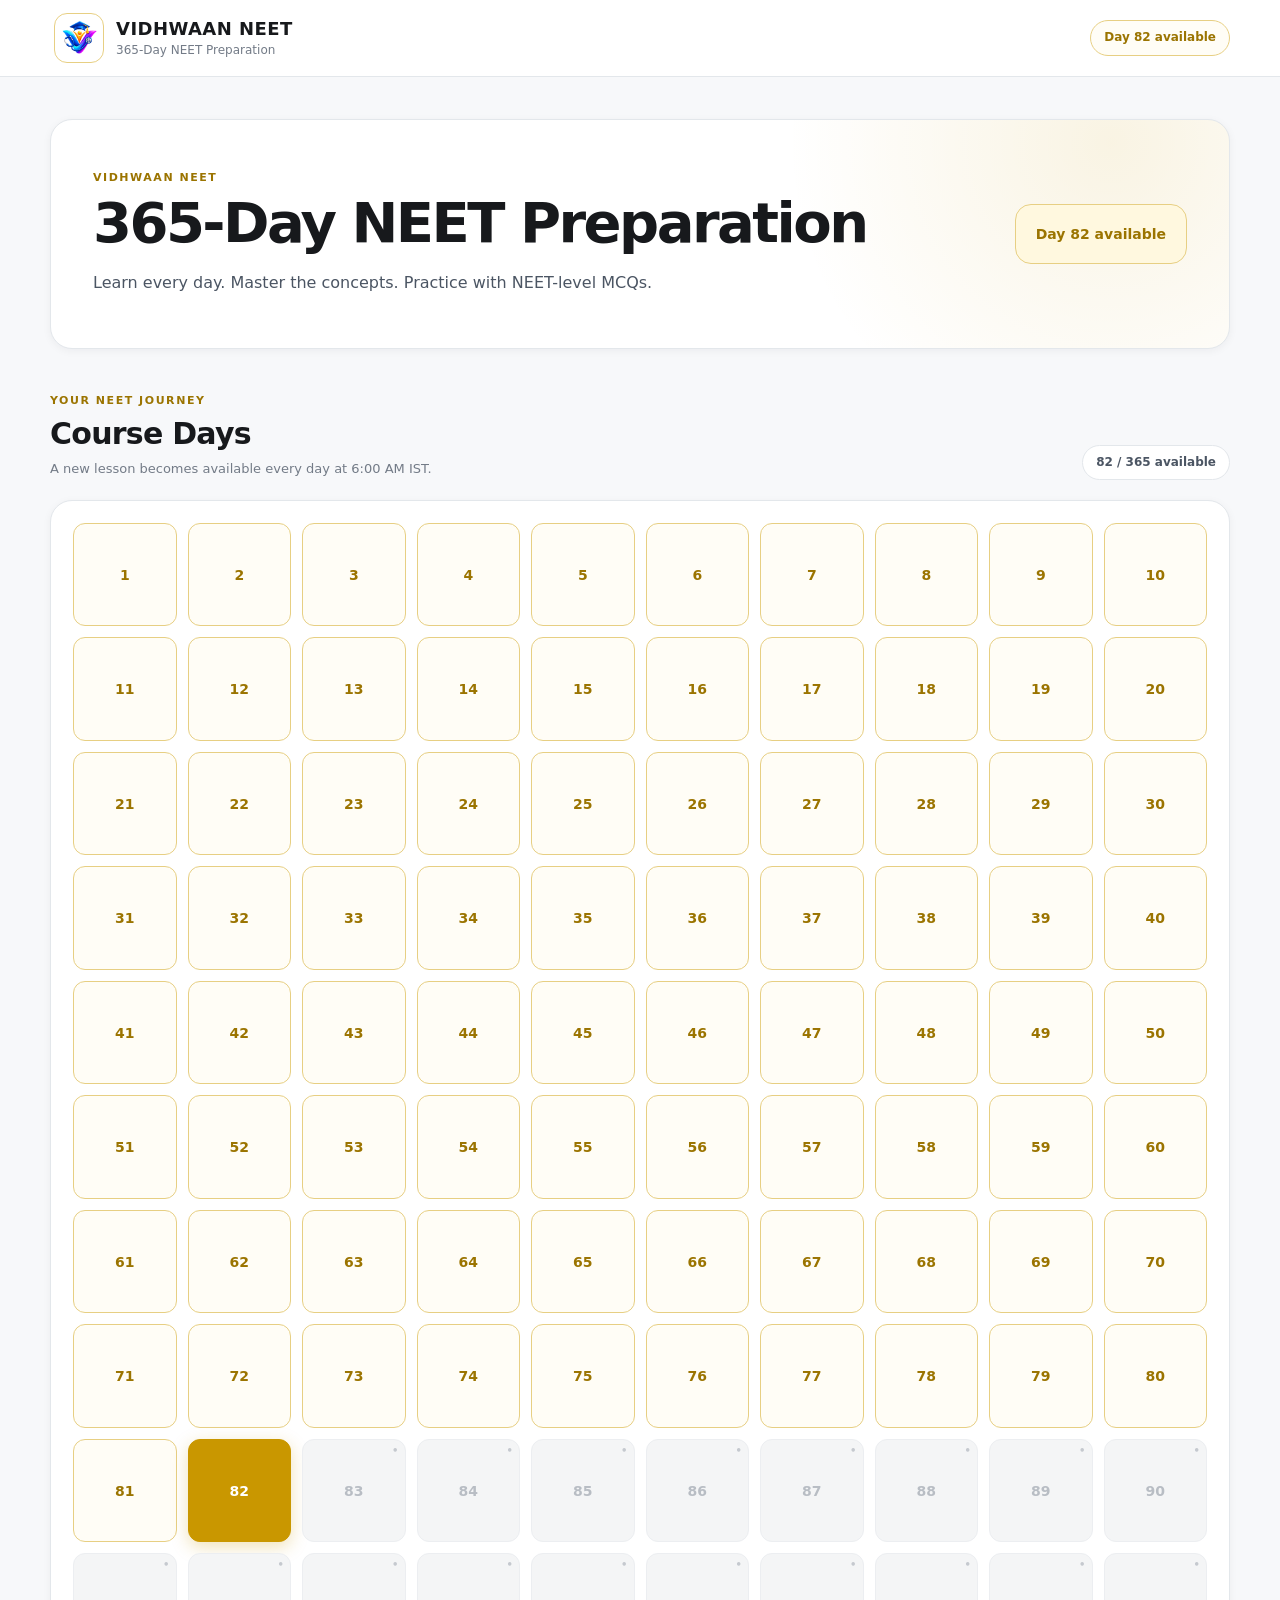
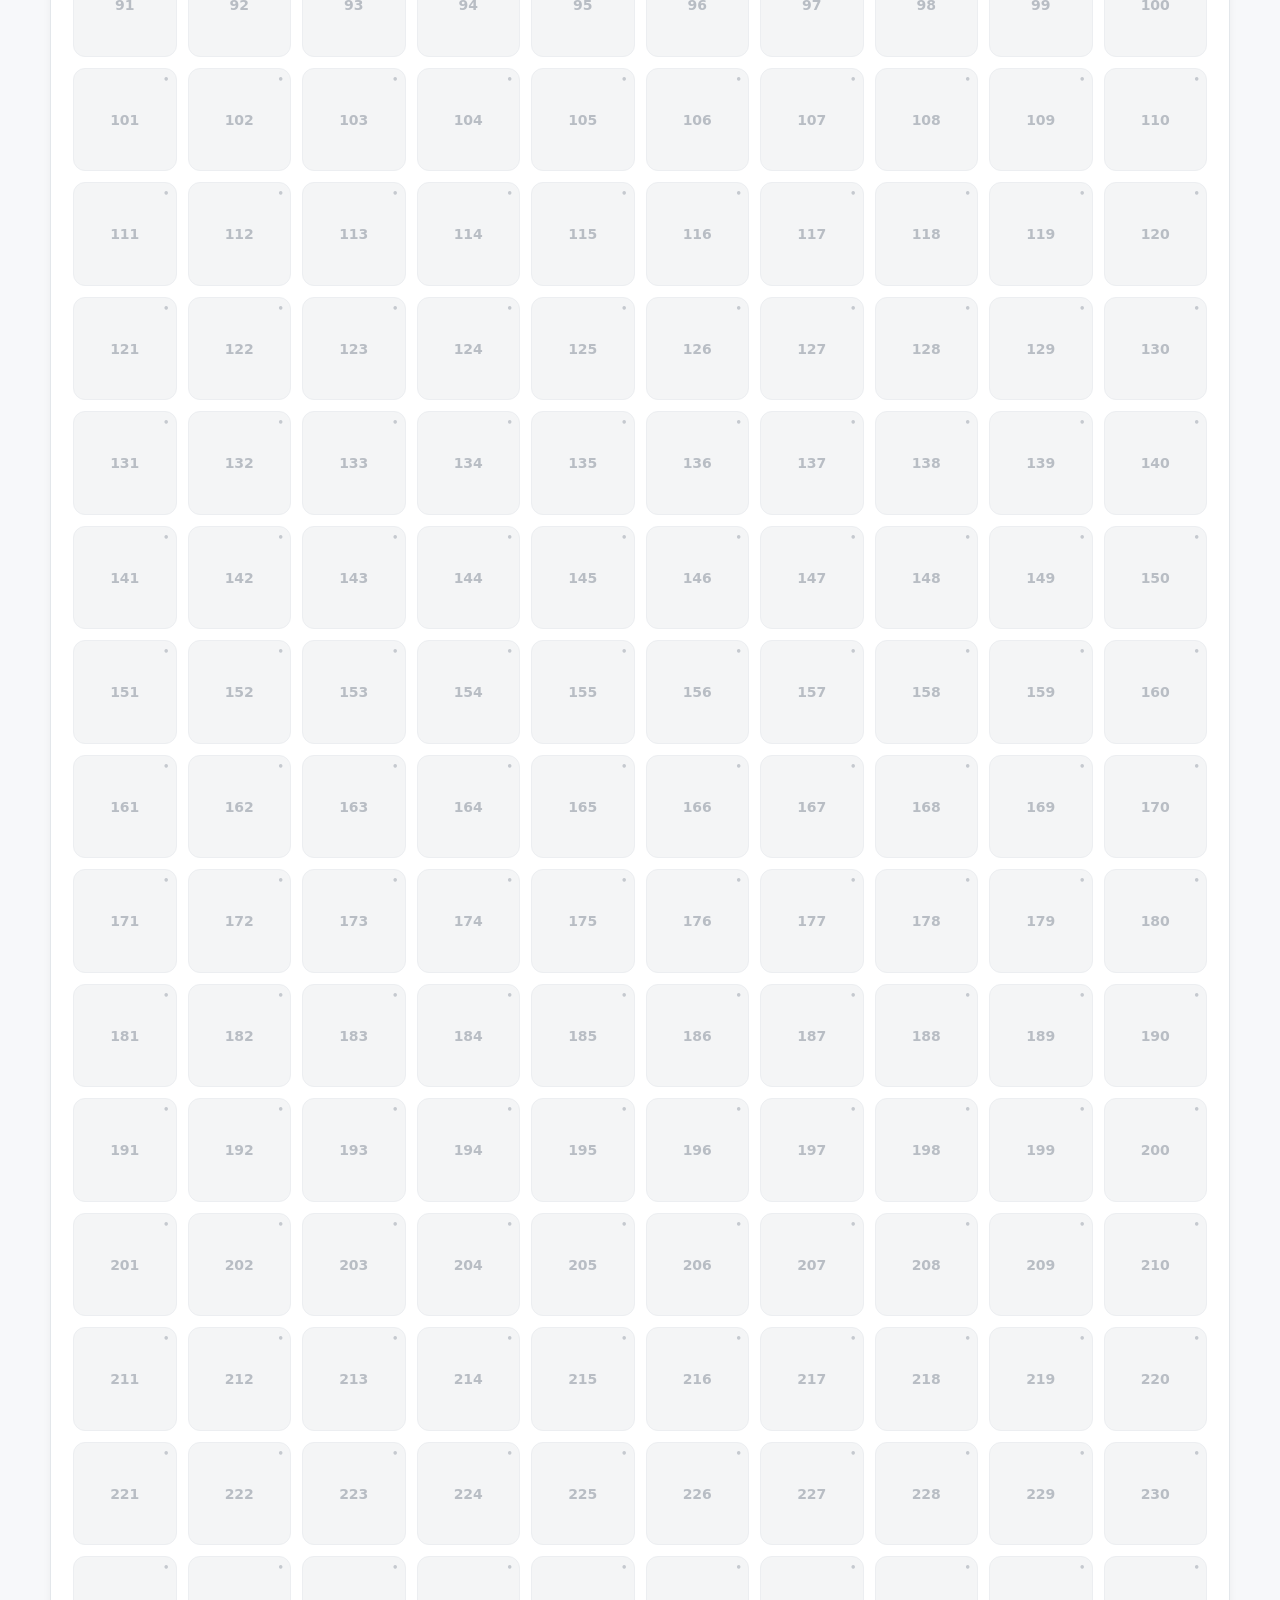
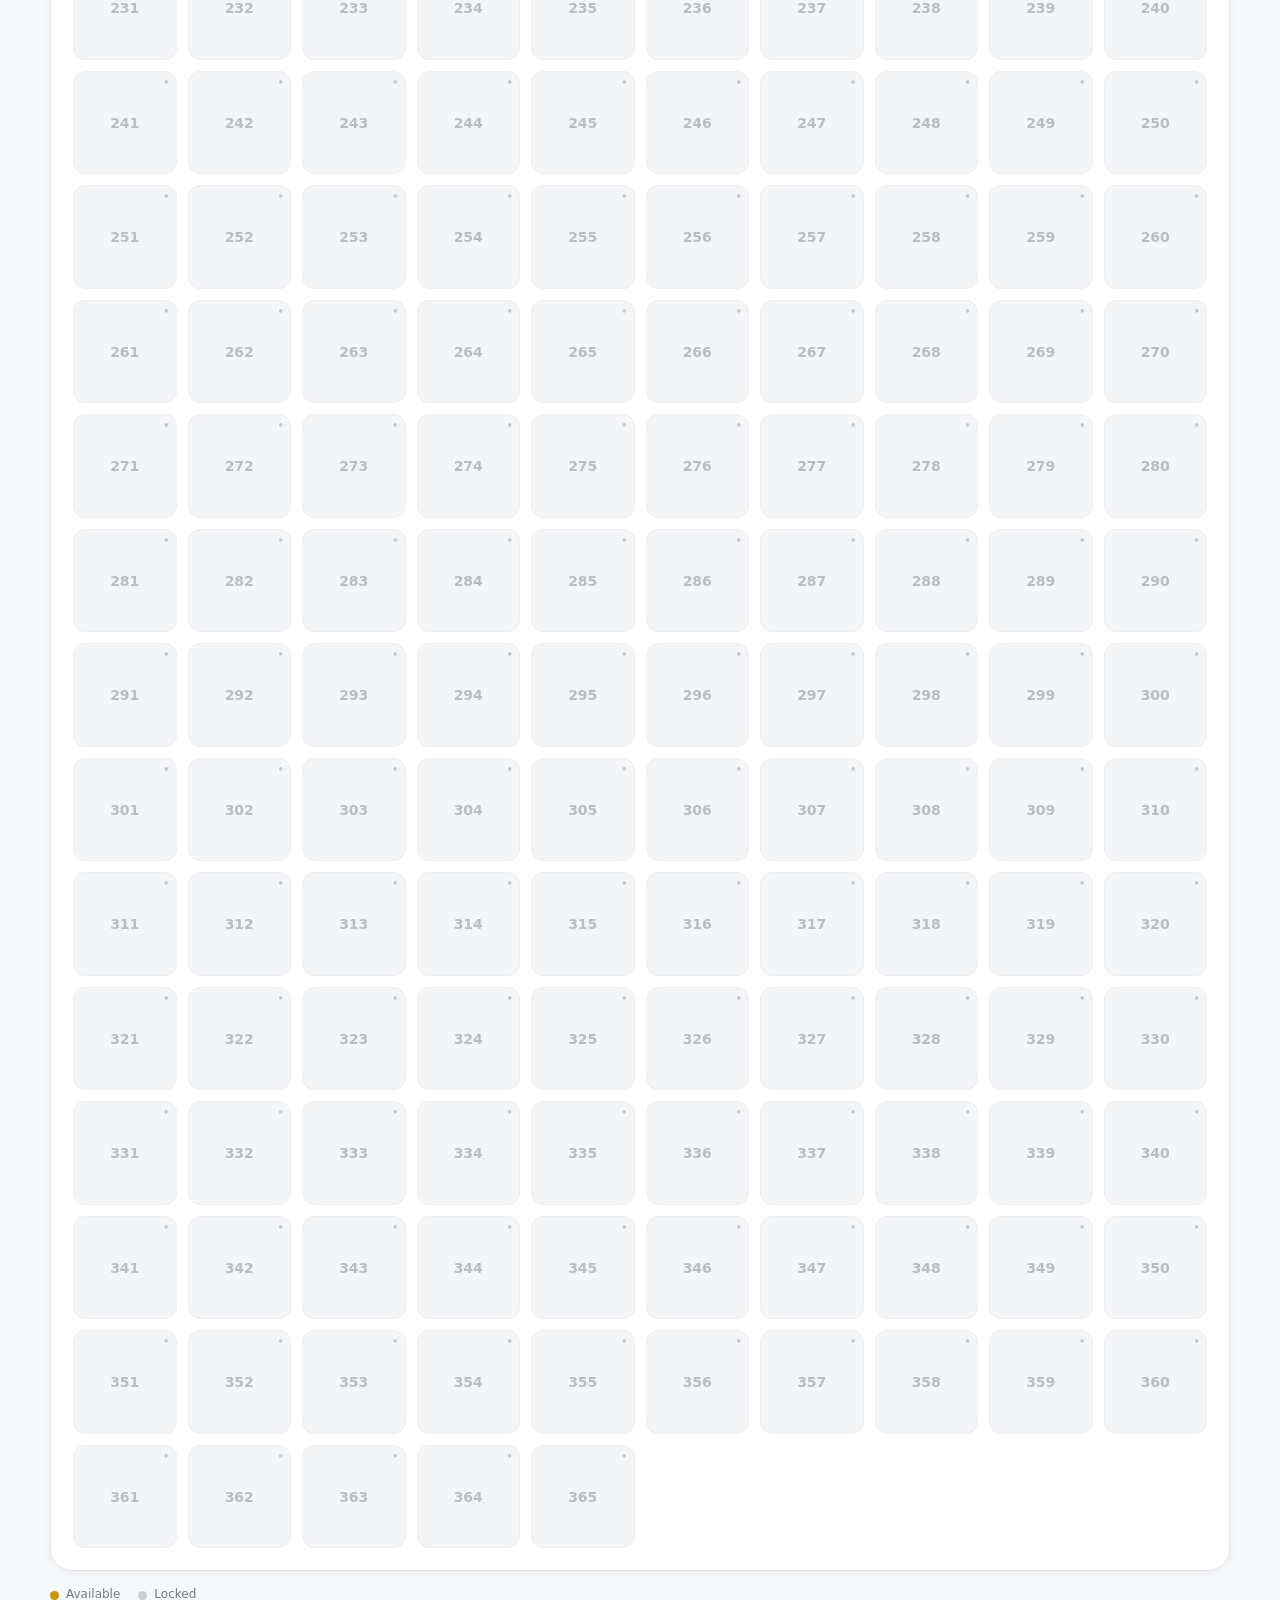
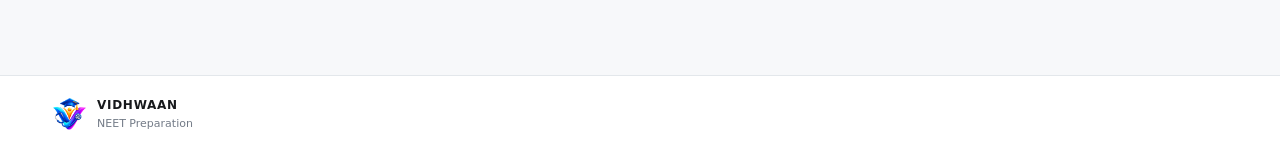
<file: public/index.html>
<!DOCTYPE html>
<html lang="en">
<head>
    <meta charset="UTF-8">

    <meta
        name="viewport"
        content="width=device-width, initial-scale=1.0, viewport-fit=cover"
    >

    <meta
        name="theme-color"
        content="#ffffff"
    >

    <meta
        name="description"
        content="VIDHWAAN NEET — 365-Day NEET Preparation"
    >

    <meta
        name="application-name"
        content="VIDHWAAN NEET"
    >

    <meta
        name="mobile-web-app-capable"
        content="yes"
    >

    <meta
        name="apple-mobile-web-app-capable"
        content="yes"
    >

    <meta
        name="apple-mobile-web-app-status-bar-style"
        content="default"
    >

    <meta
        name="apple-mobile-web-app-title"
        content="VIDHWAAN NEET"
    >

    <title>VIDHWAAN NEET — 365-Day Preparation</title>

    <!-- PWA -->
    <link
        rel="manifest"
        href="./manifest.json"
    >

    <!-- App icon -->
    <link
        rel="icon"
        type="image/png"
        href="./icons/logo.png"
    >

    <link
        rel="apple-touch-icon"
        href="./icons/icon-512.png"
    >

    <!-- Main CSS -->
    <link
        rel="stylesheet"
        href="./css/main.css"
    >
</head>

<body>

<div id="app">

    <!-- =====================================================
         HEADER
         ===================================================== -->

    <header class="app-header">

        <div class="header-inner">

            <button
                id="brand-home"
                class="brand"
                type="button"
                aria-label="VIDHWAAN NEET home"
            >

                <span class="brand-logo">
                    <img
                        src="./icons/logo.png"
                        alt="VIDHWAAN NEET"
                        width="52"
                        height="52"
                    >
                </span>

                <span class="brand-text">

                    <span class="brand-title">
                        VIDHWAAN NEET
                    </span>

                    <span class="brand-subtitle">
                        365-Day NEET Preparation
                    </span>

                </span>

            </button>

            <div
                id="release-status-text"
                class="release-status"
                aria-live="polite"
            >
                Loading course...
            </div>

        </div>

    </header>


    <!-- =====================================================
         MAIN
         ===================================================== -->

    <main class="main-container">


        <!-- =================================================
             HOME / 365 DAY GRID
             ================================================= -->

        <section
            id="days-view"
            class="days-view"
            aria-labelledby="course-title"
        >

            <!-- HERO -->

            <div class="hero-card">

                <div class="hero-content">

                    <span class="eyebrow">
                        VIDHWAAN NEET
                    </span>

                    <h1 id="course-title">
                        365-Day NEET Preparation
                    </h1>

                    <p>
                        Learn every day. Master the concepts.
                        Practice with NEET-level MCQs.
                    </p>

                </div>

                <div
                    id="today-badge"
                    class="today-badge"
                    aria-live="polite"
                >
                    Loading...
                </div>

            </div>


            <!-- COURSE DAYS -->

            <section
                class="course-days-section"
                aria-labelledby="days-title"
            >

                <div class="section-heading">

                    <div>

                        <span class="section-kicker">
                            YOUR NEET JOURNEY
                        </span>

                        <h2 id="days-title">
                            Course Days
                        </h2>

                        <p>
                            A new lesson becomes available every day
                            at 6:00 AM IST.
                        </p>

                    </div>

                    <div
                        id="released-days-count"
                        class="days-count"
                        aria-live="polite"
                    >
                        0 / 365 available
                    </div>

                </div>


                <!--
                    app.js will generate ALL 365 circles here.

                    IMPORTANT:
                    Nothing opens automatically.

                    Example:
                    30 Aug 2026 → Day 1 enabled
                    31 Aug 2026 → Day 1 + Day 2 enabled
                    01 Sep 2026 → Day 1 + Day 2 + Day 3 enabled

                    Future days remain locked.
                -->

                <div
                    id="day-grid"
                    class="day-grid"
                    aria-label="365 NEET course days"
                ></div>


                <!-- LEGEND -->

                <div class="days-legend">

                    <div class="legend-item">

                        <span
                            class="legend-dot available"
                            aria-hidden="true"
                        ></span>

                        <span>
                            Available
                        </span>

                    </div>

                    <div class="legend-item">

                        <span
                            class="legend-dot locked"
                            aria-hidden="true"
                        ></span>

                        <span>
                            Locked
                        </span>

                    </div>

                </div>

            </section>

        </section>


        <!-- =================================================
             LESSON VIEW
             ================================================= -->

        <section
            id="lesson-view"
            class="lesson-view"
            hidden
            aria-labelledby="lesson-title"
        >

            <!-- BACK TO DAYS -->

            <div class="lesson-navigation">

                <button
                    id="back-button"
                    class="back-button"
                    type="button"
                >
                    <span aria-hidden="true">←</span>
                    <span>All Days</span>
                </button>

                <span
                    id="lesson-day-badge"
                    class="lesson-day-badge"
                >
                    DAY 1
                </span>

            </div>


            <!--
                app.js will render the COMPLETE selected JSON
                into this container.

                RAW JSON MUST NEVER be displayed.

                The renderer will create:

                1. Day heading
                2. Subject / chapter
                3. Learning outcome
                4. NEET Focus
                5. Topic cards
                6. Concept explanations
                7. Key points
                8. NEET tips
                9. MCQ cards
                10. Clickable A/B/C/D options
                11. Green correct state
                12. Red wrong state
                13. Correct answer
                14. Explanation
            -->

            <div
                id="lesson-container"
                class="lesson-container"
            ></div>

        </section>


        <!-- =================================================
             LOADING
             ================================================= -->

        <section
            id="loading-state"
            class="loading-state"
            hidden
            aria-live="polite"
        >

            <div class="loading-card">

                <div
                    class="loading-spinner"
                    aria-hidden="true"
                ></div>

                <h2>
                    Loading lesson
                </h2>

                <p>
                    Preparing your NEET content...
                </p>

            </div>

        </section>


        <!-- =================================================
             ERROR
             ================================================= -->

        <section
            id="error-state"
            class="error-state"
            hidden
            role="alert"
            aria-live="assertive"
        >

            <div class="error-card">

                <div
                    class="error-icon"
                    aria-hidden="true"
                >
                    !
                </div>

                <h2>
                    Unable to load lesson
                </h2>

                <p id="error-message">
                    Please try again.
                </p>

                <button
                    id="retry-button"
                    class="retry-button"
                    type="button"
                >
                    Try Again
                </button>

            </div>

        </section>

    </main>


    <!-- =====================================================
         FOOTER
         ===================================================== -->

    <footer class="site-footer">

        <div class="footer-inner">

            <div class="footer-brand">

                <img
                    src="./icons/logo.png"
                    alt="VIDHWAAN"
                    width="38"
                    height="38"
                >

                <div>

                    <strong>
                        VIDHWAAN
                    </strong>

                    <span>
                        NEET Preparation
                    </span>

                </div>

            </div>

        </div>

    </footer>


    <!-- =====================================================
         PWA INSTALL
         ===================================================== -->

    <button
        id="install-button"
        class="install-button"
        type="button"
        hidden
        aria-label="Install VIDHWAAN NEET"
    >

        <span
            class="install-icon"
            aria-hidden="true"
        >
            ↓
        </span>

        <span class="install-text">

            <strong>
                Install App
            </strong>

            <small>
                Install VIDHWAAN NEET
            </small>

        </span>

    </button>

</div>


<!-- =========================================================
     APPLICATION JAVASCRIPT
     ========================================================= -->

<script
    src="./js/app.js"
    defer
></script>

</body>
</html>
</file>
<file: public/css/main.css>
:root{--gold:#c99700;--gold-dark:#9b7400;--gold-light:#fff8df;--gold-border:#e7cf83;--green:#16803c;--green-light:#eaf8ef;--green-border:#9ed4af;--red:#c62828;--red-light:#fff0f0;--red-border:#efaaaa;--text:#17191c;--text-2:#4b5563;--text-3:#737b87;--bg:#f7f8fa;--white:#ffffff;--border:#e3e7eb;--border-2:#d3d8de;--shadow-sm:0 2px 8px rgba(15,23,42,0.05);--shadow-md:0 10px 30px rgba(15,23,42,0.08);--radius:16px;--radius-lg:22px;--max-width:1180px;}*{box-sizing:border-box;}html{margin:0;padding:0;scroll-behavior:smooth;-webkit-text-size-adjust:100%;}body{margin:0;min-width:320px;min-height:100vh;background:var(--bg);color:var(--text);font-family:Inter,system-ui,-apple-system,BlinkMacSystemFont,"Segoe UI",Roboto,Arial,sans-serif;font-size:16px;line-height:1.6;-webkit-font-smoothing:antialiased;}button{font:inherit;}button,a{-webkit-tap-highlight-color:transparent;}button:focus-visible{outline:3px solid rgba(201,151,0,0.25);outline-offset:3px;}img{display:block;max-width:100%;}[hidden]{display:none !important;}.app-header{position:sticky;top:0;z-index:1000;background:rgba(255,255,255,0.96);border-bottom:1px solid var(--border);backdrop-filter:blur(14px);-webkit-backdrop-filter:blur(14px);}.header-inner{width:min(calc(100% - 32px),var(--max-width));min-height:76px;margin:0 auto;display:flex;align-items:center;justify-content:space-between;gap:20px;}.brand{appearance:none;border:0;background:transparent;margin:0;padding:4px;display:flex;align-items:center;gap:12px;color:var(--text);text-align:left;cursor:pointer;}.brand-logo{width:50px;height:50px;flex:0 0 50px;display:flex;align-items:center;justify-content:center;overflow:hidden;border:1px solid var(--gold-border);border-radius:13px;background:#ffffff;}.brand-logo img{width:100%;height:100%;object-fit:contain;padding:4px;}.brand-text{display:flex;flex-direction:column;}.brand-title{font-size:18px;line-height:1.15;font-weight:850;letter-spacing:0.025em;}.brand-subtitle{margin-top:3px;color:var(--text-3);font-size:12px;line-height:1.2;}.release-status{display:inline-flex;align-items:center;gap:8px;min-height:36px;padding:6px 13px;border:1px solid var(--gold-border);border-radius:999px;background:#fffdf6;color:var(--gold-dark);font-size:12px;font-weight:750;}.status-dot{width:7px;height:7px;border-radius:50%;background:var(--gold);}.main-container{width:min(calc(100% - 32px),var(--max-width));margin:0 auto;padding:42px 0 70px;}.hero-card{min-height:230px;display:flex;align-items:center;justify-content:space-between;gap:35px;padding:42px;border:1px solid var(--border);border-radius:var(--radius-lg);background:radial-gradient( circle at 90% 10%,rgba(201,151,0,0.11),transparent 30% ),var(--white);box-shadow:var(--shadow-sm);}.hero-content{max-width:780px;}.eyebrow,.section-kicker{display:block;margin-bottom:9px;color:var(--gold-dark);font-size:11px;line-height:1.2;font-weight:850;letter-spacing:0.14em;}.hero-content h1{margin:0;color:var(--text);font-size:clamp(34px,5vw,56px);line-height:1.05;letter-spacing:-0.045em;font-weight:850;}.hero-content p{max-width:650px;margin:17px 0 0;color:var(--text-2);font-size:16px;line-height:1.7;}.today-badge{flex:0 0 auto;min-width:150px;display:flex;align-items:center;justify-content:center;padding:18px 20px;border:1px solid var(--gold-border);border-radius:16px;background:var(--gold-light);color:var(--gold-dark);font-size:14px;font-weight:800;text-align:center;}.course-days-section{margin-top:45px;}.section-heading{display:flex;align-items:flex-end;justify-content:space-between;gap:20px;margin-bottom:20px;}.section-heading h2{margin:0;font-size:30px;line-height:1.2;font-weight:820;letter-spacing:-0.025em;}.section-heading p{margin:7px 0 0;color:var(--text-3);font-size:13px;}.days-count{flex:0 0 auto;padding:7px 13px;border:1px solid var(--border);border-radius:999px;background:var(--white);color:var(--text-2);font-size:12px;font-weight:750;}.day-grid{display:grid;grid-template-columns:repeat(10,minmax(0,1fr));gap:11px;padding:22px;border:1px solid var(--border);border-radius:var(--radius-lg);background:var(--white);box-shadow:var(--shadow-sm);}.day-button{position:relative;appearance:none;width:100%;aspect-ratio:1;display:flex;align-items:center;justify-content:center;padding:6px;border:1px solid var(--border);border-radius:12px;background:#f8f9fa;color:#a1a7af;font-size:14px;font-weight:800;transition:transform 160ms ease,border-color 160ms ease,background 160ms ease,color 160ms ease,box-shadow 160ms ease;}.day-button.available{border-color:var(--gold-border);background:#fffdf6;color:var(--gold-dark);}.day-button.available:hover{transform:translateY(-2px);border-color:var(--gold);background:var(--gold-light);box-shadow:0 7px 18px rgba(201,151,0,0.14);}.day-button.current{border-color:var(--gold);background:var(--gold);color:#ffffff;box-shadow:0 5px 17px rgba(201,151,0,0.28);}.day-button.current:hover{transform:translateY(-2px);background:var(--gold-dark);border-color:var(--gold-dark);}.day-button.locked{cursor:not-allowed;border-color:#eceef1;background:#f4f5f6;color:#b8bdc4;}.day-button.locked::after{content:"•";position:absolute;top:3px;right:6px;color:#c5c9cf;font-size:10px;}.days-legend{display:flex;align-items:center;gap:18px;margin-top:14px;color:var(--text-3);font-size:12px;}.legend-item{display:inline-flex;align-items:center;gap:7px;}.legend-dot{width:9px;height:9px;border-radius:50%;}.legend-dot.available{background:var(--gold);}.legend-dot.locked{background:#c9cdd2;}.lesson-view{width:100%;max-width:1050px;margin:0 auto;}.lesson-navigation{min-height:44px;display:flex;align-items:center;justify-content:space-between;gap:15px;margin-bottom:18px;}.back-button{appearance:none;display:inline-flex;align-items:center;gap:8px;min-height:40px;padding:7px 13px;border:1px solid var(--border);border-radius:10px;background:var(--white);color:var(--text-2);font-size:13px;font-weight:750;cursor:pointer;}.back-button:hover{border-color:var(--gold-border);color:var(--gold-dark);background:#fffdf7;}.lesson-day-badge{display:inline-flex;align-items:center;min-height:34px;padding:6px 12px;border:1px solid var(--gold-border);border-radius:999px;background:var(--gold-light);color:var(--gold-dark);font-size:12px;font-weight:850;letter-spacing:0.08em;}.lesson-container{width:100%;}.lesson-hero,.lesson-header{padding:38px;border:1px solid var(--gold-border);border-radius:var(--radius-lg);background:radial-gradient( circle at 90% 5%,rgba(201,151,0,0.10),transparent 30% ),var(--white);box-shadow:var(--shadow-md);}.lesson-day-label{display:inline-flex;padding:5px 10px;border-radius:999px;background:var(--gold-light);color:var(--gold-dark);font-size:11px;font-weight:850;letter-spacing:0.1em;}.lesson-title,.lesson-header h1{max-width:900px;margin:15px 0 8px;color:var(--text);font-size:clamp(32px,5vw,50px);line-height:1.08;letter-spacing:-0.04em;font-weight:850;}.lesson-subtitle{margin:0;color:var(--text-2);font-size:16px;line-height:1.7;}.lesson-section,.content-section{margin-top:28px;}.lesson-section-card,.content-card{padding:26px;border:1px solid var(--border);border-radius:var(--radius);background:var(--white);box-shadow:var(--shadow-sm);}.lesson-section-title,.content-card h2,.content-card h3{margin:0 0 12px;color:var(--text);font-size:23px;line-height:1.3;font-weight:820;}.lesson-section-text,.content-card p{margin:0;color:var(--text-2);font-size:15px;line-height:1.8;}.neet-focus,.focus-card{display:flex;align-items:flex-start;gap:15px;margin-top:24px;padding:21px 23px;border:1px solid var(--gold-border);border-radius:var(--radius);background:var(--gold-light);}.focus-icon{width:38px;height:38px;flex:0 0 38px;display:flex;align-items:center;justify-content:center;border-radius:10px;background:#ffffff;color:var(--gold-dark);font-size:18px;font-weight:850;}.focus-card h2,.neet-focus h2{margin:0;color:var(--text);font-size:19px;line-height:1.3;}.focus-card p,.neet-focus p{margin:6px 0 0;color:var(--text-2);font-size:14px;line-height:1.7;}.topics-list,.concepts-list{display:flex;flex-direction:column;gap:17px;}.topic-card,.concept-card{overflow:hidden;border:1px solid var(--border);border-radius:var(--radius);background:var(--white);box-shadow:var(--shadow-sm);}.topic-header,.concept-header{display:flex;align-items:flex-start;gap:14px;padding:23px 25px 15px;}.topic-number,.concept-number{width:36px;height:36px;flex:0 0 36px;display:flex;align-items:center;justify-content:center;border-radius:10px;background:var(--gold-light);color:var(--gold-dark);font-size:12px;font-weight:850;}.topic-title,.concept-title,.topic-header h3,.concept-header h3{margin:0;color:var(--text);font-size:21px;line-height:1.35;font-weight:820;}.topic-content,.concept-content{padding:0 25px 24px;}.topic-content p,.concept-content p{margin:0 0 14px;color:var(--text-2);font-size:15px;line-height:1.8;}.topic-content p:last-child,.concept-content p:last-child{margin-bottom:0;}.key-points,.key-points-list{margin:20px 0 0;padding:17px 19px;border:1px solid var(--border);border-radius:13px;background:#fafbfc;}.key-points-title{margin:0 0 9px;color:var(--text);font-size:13px;font-weight:850;}.key-points ul{margin:0;padding-left:20px;}.key-points li{margin:5px 0;color:var(--text-2);font-size:14px;line-height:1.65;}.neet-tips{margin-top:20px;}.neet-tip{padding:18px 20px;border:1px solid var(--gold-border);border-radius:13px;background:#fffaf0;}.neet-tip + .neet-tip{margin-top:10px;}.neet-tip-title{margin:0 0 5px;color:var(--gold-dark);font-size:13px;font-weight:850;}.neet-tip p{margin:0;color:var(--text-2);font-size:14px;line-height:1.7;}.mcqs-section{margin-top:50px;}.mcqs-header{margin-bottom:19px;}.mcqs-header h2{margin:0;color:var(--text);font-size:30px;line-height:1.2;font-weight:820;}.mcqs-header p{margin:7px 0 0;color:var(--text-3);font-size:13px;}.mcqs-list{display:flex;flex-direction:column;gap:18px;}.mcq-card{overflow:hidden;border:1px solid var(--border);border-radius:var(--radius);background:var(--white);box-shadow:var(--shadow-sm);}.mcq-header{display:flex;align-items:center;justify-content:space-between;gap:15px;padding:15px 21px;border-bottom:1px solid var(--border);background:#fafbfc;}.mcq-number{color:var(--gold-dark);font-size:12px;font-weight:850;letter-spacing:0.07em;text-transform:uppercase;}.mcq-topic{color:var(--text-3);font-size:11px;font-weight:650;}.mcq-body{padding:22px 21px 23px;}.mcq-question{margin:0 0 19px;color:var(--text);font-size:17px;line-height:1.65;font-weight:750;}.mcq-options{display:flex;flex-direction:column;gap:9px;}.mcq-option{width:100%;appearance:none;display:flex;align-items:flex-start;gap:12px;padding:12px 14px;border:1px solid var(--border);border-radius:12px;background:#ffffff;color:var(--text);text-align:left;cursor:pointer;font-size:14px;line-height:1.6;transition:transform 150ms ease,border-color 150ms ease,background 150ms ease,box-shadow 150ms ease;}.mcq-option:hover:not(:disabled){transform:translateY(-1px);border-color:var(--border-2);background:#fafbfc;box-shadow:var(--shadow-sm);}.mcq-option:disabled{cursor:default;}.option-letter,.mcq-option-letter{width:29px;height:29px;flex:0 0 29px;display:flex;align-items:center;justify-content:center;border:1px solid var(--border-2);border-radius:8px;background:#f6f7f8;color:var(--text-2);font-size:12px;font-weight:850;}.option-text,.mcq-option-text{flex:1;min-width:0;padding-top:2px;}.mcq-option.correct,.mcq-option.is-correct{border-color:var(--green-border);background:var(--green-light);color:#125f2d;}.mcq-option.correct .option-letter,.mcq-option.correct .mcq-option-letter,.mcq-option.is-correct .option-letter,.mcq-option.is-correct .mcq-option-letter{border-color:var(--green);background:var(--green);color:#ffffff;}.mcq-option.wrong,.mcq-option.is-wrong{border-color:var(--red-border);background:var(--red-light);color:#962020;}.mcq-option.wrong .option-letter,.mcq-option.wrong .mcq-option-letter,.mcq-option.is-wrong .option-letter,.mcq-option.is-wrong .mcq-option-letter{border-color:var(--red);background:var(--red);color:#ffffff;}.mcq-result{margin-top:17px;padding:16px 18px;border-radius:13px;font-size:14px;}.mcq-result.correct{border:1px solid var(--green-border);background:var(--green-light);color:#125f2d;}.mcq-result.wrong{border:1px solid var(--red-border);background:var(--red-light);color:#8f2020;}.mcq-result-title{margin:0 0 4px;font-size:14px;font-weight:850;}.mcq-result-answer{margin:0;font-size:13px;font-weight:700;}.mcq-explanation{margin-top:10px;padding:17px 18px;border:1px solid var(--border);border-radius:13px;background:#f8fafc;}.mcq-explanation-title{margin:0 0 6px;color:var(--text);font-size:13px;font-weight:850;}.mcq-explanation p{margin:0;color:var(--text-2);font-size:14px;line-height:1.7;}.quiz-score{display:flex;align-items:center;gap:15px;margin-bottom:20px;padding:17px 19px;border:1px solid var(--gold-border);border-radius:var(--radius);background:var(--gold-light);}.score-value{color:var(--gold-dark);font-size:27px;line-height:1;font-weight:850;}.score-text{color:var(--text-2);font-size:13px;font-weight:650;}.loading-state,.error-state{min-height:55vh;display:flex;align-items:center;justify-content:center;}.loading-card,.error-card{width:min(100%,500px);padding:40px;border:1px solid var(--border);border-radius:var(--radius-lg);background:var(--white);text-align:center;box-shadow:var(--shadow-md);}.loading-spinner{width:38px;height:38px;margin:0 auto;border:3px solid #e5e8eb;border-top-color:var(--gold);border-radius:50%;animation:spin 0.75s linear infinite;}@keyframes spin{to{transform:rotate(360deg);}}.loading-card h2,.error-card h2{margin:19px 0 6px;color:var(--text);font-size:22px;line-height:1.3;}.loading-card p,.error-card p{margin:0;color:var(--text-3);font-size:14px;}.error-icon{width:45px;height:45px;margin:0 auto;display:flex;align-items:center;justify-content:center;border-radius:50%;background:var(--red-light);color:var(--red);font-size:22px;font-weight:850;}.retry-button{margin-top:20px;min-height:43px;padding:8px 17px;border:1px solid var(--gold);border-radius:10px;background:var(--gold);color:#ffffff;font-size:13px;font-weight:800;cursor:pointer;}.retry-button:hover{background:var(--gold-dark);border-color:var(--gold-dark);}.site-footer{border-top:1px solid var(--border);background:var(--white);}.footer-inner{width:min(calc(100% - 32px),var(--max-width));min-height:78px;margin:0 auto;display:flex;align-items:center;justify-content:space-between;gap:20px;color:var(--text-3);font-size:12px;}.footer-brand{display:flex;align-items:center;gap:9px;}.footer-brand img{width:38px;height:38px;object-fit:contain;}.footer-brand>div{display:flex;flex-direction:column;}.footer-brand strong{color:var(--text);font-size:12px;letter-spacing:0.06em;}.footer-brand span{font-size:11px;}.install-button{position:fixed;right:18px;bottom:18px;z-index:900;display:flex;align-items:center;gap:10px;padding:11px 14px;border:1px solid var(--gold-border);border-radius:14px;background:#ffffff;color:var(--text);box-shadow:var(--shadow-md);cursor:pointer;}.install-icon{width:31px;height:31px;display:flex;align-items:center;justify-content:center;border-radius:9px;background:var(--gold);color:#ffffff;font-weight:850;}.install-text{display:flex;flex-direction:column;align-items:flex-start;}.install-text strong{font-size:12px;}.install-text small{color:var(--text-3);font-size:10px;}.lesson-container,.lesson-container *{overflow-wrap:anywhere;}.mcq-question,.mcq-option,.mcq-explanation,.topic-content,.concept-content{word-break:normal;}@media (max-width:950px){.day-grid{grid-template-columns:repeat(8,minmax(0,1fr));}.hero-card{padding:32px;}.lesson-hero,.lesson-header{padding:32px;}}@media (max-width:640px){.header-inner,.main-container,.footer-inner{width:calc(100% - 20px);}.header-inner{min-height:67px;}.brand-logo{width:44px;height:44px;flex-basis:44px;border-radius:11px;}.brand-logo img{padding:3px;}.brand-title{font-size:15px;}.brand-subtitle{font-size:10px;}.release-status{display:none;}.main-container{padding:24px 0 45px;}.hero-card{display:block;padding:25px 20px;border-radius:18px;}.hero-content h1{font-size:35px;}.hero-content p{margin-top:13px;font-size:14px;}.today-badge{width:100%;margin-top:18px;min-height:45px;padding:9px 14px;}.course-days-section{margin-top:32px;}.section-heading{align-items:flex-start;flex-direction:column;gap:9px;}.section-heading h2{font-size:27px;}.day-grid{grid-template-columns:repeat(5,minmax(0,1fr));gap:7px;padding:13px;border-radius:18px;}.day-button{border-radius:9px;font-size:12px;}.days-legend{margin-top:12px;}.lesson-navigation{margin-bottom:12px;}.lesson-hero,.lesson-header{padding:25px 19px;border-radius:18px;}.lesson-title,.lesson-header h1{font-size:34px;}.lesson-subtitle{font-size:14px;}.lesson-section-card,.content-card{padding:20px 17px;}.topic-header,.concept-header{padding:18px 16px 13px;}.topic-content,.concept-content{padding:0 16px 19px;}.topic-title,.concept-title,.topic-header h3,.concept-header h3{font-size:18px;}.topic-number,.concept-number{width:32px;height:32px;flex-basis:32px;}.topic-content p,.concept-content p{font-size:14px;}.mcqs-section{margin-top:40px;}.mcqs-header h2{font-size:27px;}.mcq-header{padding:13px 15px;}.mcq-body{padding:18px 15px 19px;}.mcq-question{font-size:16px;}.mcq-option{padding:11px 12px;font-size:13px;}.quiz-score{align-items:flex-start;}.footer-inner{min-height:70px;align-items:flex-start;flex-direction:column;justify-content:center;gap:4px;}.install-button{right:10px;bottom:10px;}}@media (max-width:390px){.brand-title{font-size:14px;}.brand-subtitle{display:none;}.hero-content h1{font-size:31px;}.day-grid{gap:5px;padding:10px;}.day-button{border-radius:8px;font-size:11px;}.lesson-title,.lesson-header h1{font-size:30px;}}@media (prefers-reduced-motion:reduce){html{scroll-behavior:auto;}*,*::before,*::after{animation-duration:0.01ms !important;animation-iteration-count:1 !important;transition-duration:0.01ms !important;}}@media print{.app-header,.site-footer,.lesson-navigation,.install-button,.retry-button{display:none !important;}.main-container{width:100%;padding:0;}.lesson-hero,.lesson-header,.topic-card,.concept-card,.mcq-card{box-shadow:none;break-inside:avoid;}}.mcq-header-actions{display:flex;align-items:center;justify-content:flex-end;gap:9px;min-width:0}.mcq-share-button{appearance:none;width:34px;height:34px;flex:0 0 34px;display:inline-flex;align-items:center;justify-content:center;padding:0;border:1px solid var(--gold-border);border-radius:9px;background:#fffdf6;color:var(--gold-dark);font-size:18px;line-height:1;font-weight:800;cursor:pointer;transition:transform 150ms ease,border-color 150ms ease,background 150ms ease,color 150ms ease,box-shadow 150ms ease}.mcq-share-button:hover:not(:disabled){transform:translateY(-1px);border-color:var(--gold);background:var(--gold-light);box-shadow:var(--shadow-sm)}.mcq-share-button:active:not(:disabled){transform:translateY(0)}.mcq-share-button:disabled{opacity:.55;cursor:wait}
</file>
